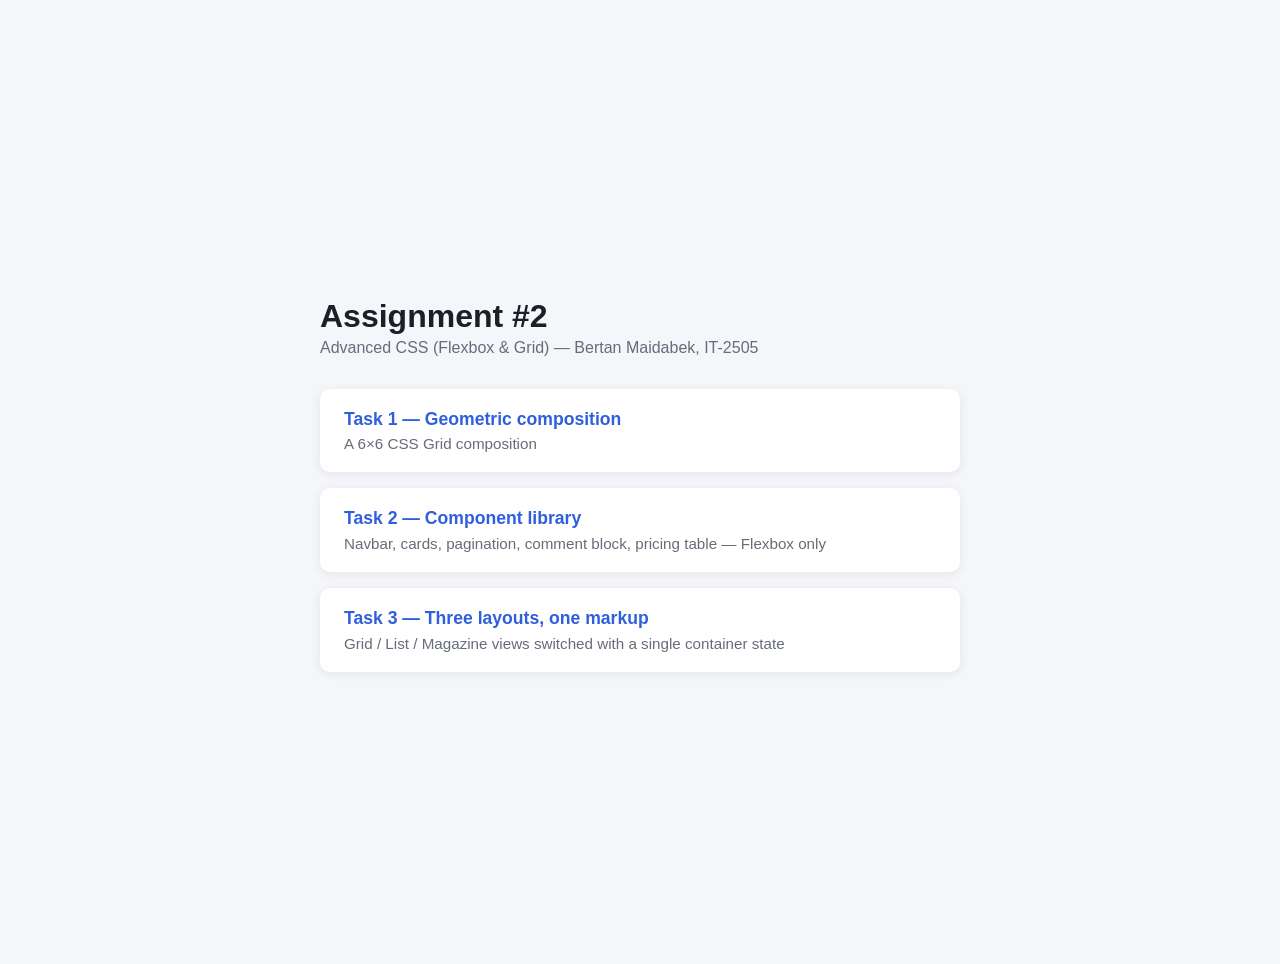
<file: index.html>
<!DOCTYPE html>
<html lang="en">
<head>
<meta charset="UTF-8">
<meta name="viewport" content="width=device-width, initial-scale=1">
<title>Assignment #2 — Advanced CSS (Flexbox & Grid)</title>
<style>
  body {
    margin: 0;
    font-family: "Segoe UI", Arial, sans-serif;
    background: #f5f6f9;
    color: #1c1f26;
    display: flex;
    align-items: center;
    justify-content: center;
    min-height: 100vh;
    padding: 2rem;
  }
  .wrap { max-width: 640px; width: 100%; }
  h1 { margin-bottom: 0.25rem; }
  p.sub { color: #666c78; margin-top: 0; margin-bottom: 2rem; }
  .card {
    display: block;
    background: #fff;
    border-radius: 10px;
    box-shadow: 0 2px 10px rgba(20,25,40,0.08);
    padding: 1.25rem 1.5rem;
    margin-bottom: 1rem;
    text-decoration: none;
    color: inherit;
  }
  .card:hover { box-shadow: 0 4px 16px rgba(20,25,40,0.14); }
  .card h2 { margin: 0 0 0.35rem; font-size: 1.1rem; color: #2f5fdd; }
  .card p { margin: 0; color: #666c78; font-size: 0.95rem; }
</style>
</head>
<body>
  <div class="wrap">
    <h1>Assignment #2</h1>
    <p class="sub">Advanced CSS (Flexbox &amp; Grid) — Bertan Maidabek, IT-2505</p>

    <a class="card" href="task1-grid-composition/">
      <h2>Task 1 — Geometric composition</h2>
      <p>A 6×6 CSS Grid composition</p>
    </a>

    <a class="card" href="task2-component-library/">
      <h2>Task 2 — Component library</h2>
      <p>Navbar, cards, pagination, comment block, pricing table — Flexbox only</p>
    </a>

    <a class="card" href="task3-multi-layout/">
      <h2>Task 3 — Three layouts, one markup</h2>
      <p>Grid / List / Magazine views switched with a single container state</p>
    </a>
  </div>
</body>
</html>
</file>
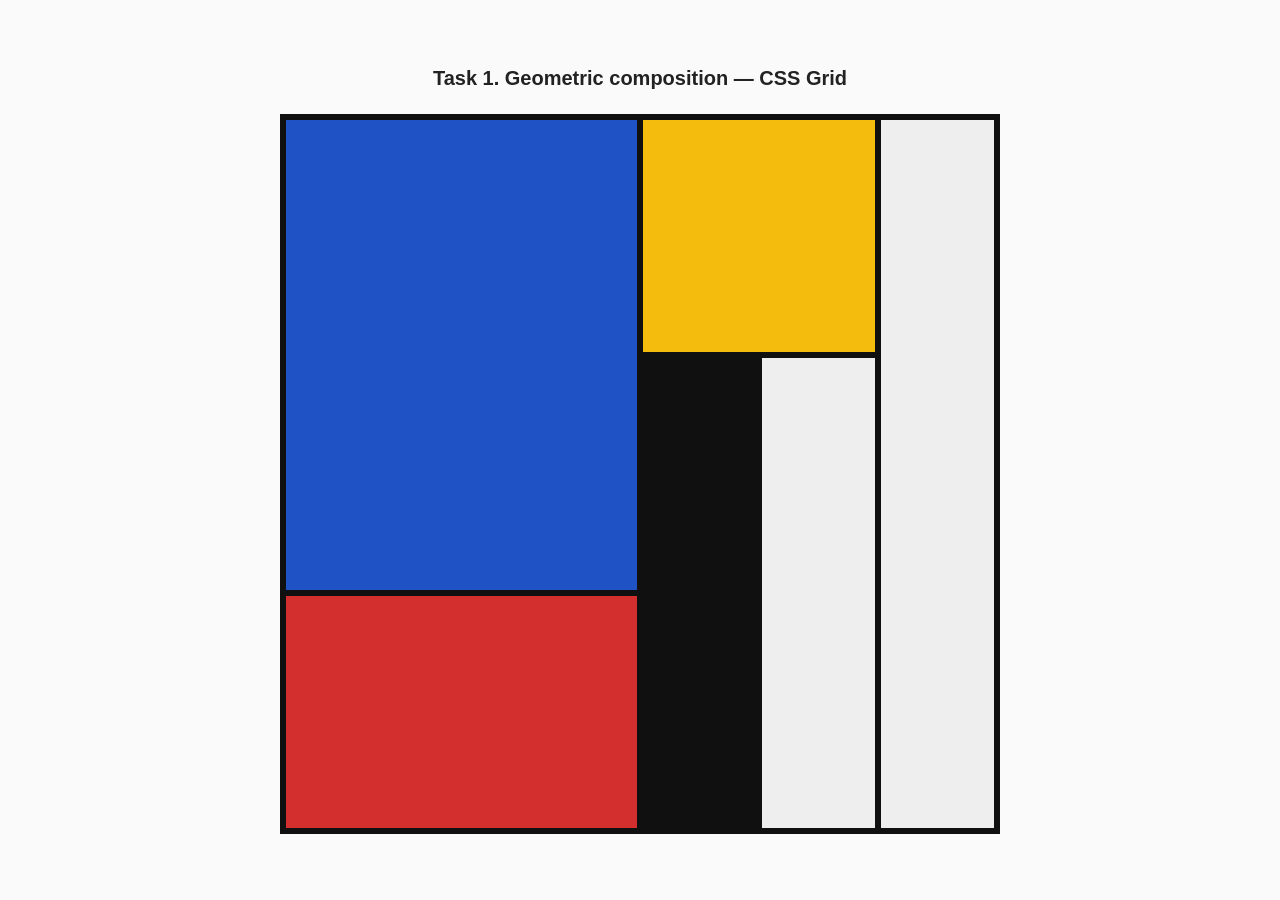
<file: task1-grid-composition/index.html>
<!DOCTYPE html>
<html lang="en">
<head>
<meta charset="UTF-8">
<meta name="viewport" content="width=device-width, initial-scale=1">
<title>Task 1 — Geometric composition (CSS Grid)</title>
<link rel="stylesheet" href="style.css">
</head>
<body>
  <h1 class="page-title">Task 1. Geometric composition — CSS Grid</h1>

  <div class="composition">
    <div class="block blue"></div>
    <div class="block yellow"></div>
    <div class="block gray-right"></div>
    <div class="block black"></div>
    <div class="block gray-bottom"></div>
    <div class="block red"></div>
  </div>
</body>
</html>
</file>
<file: task1-grid-composition/style.css>
:root {
  --c-blue: #1f52c4;
  --c-yellow: #f4bd0e;
  --c-red: #d32f2f;
  --c-black: #101010;
  --c-gray: #eeeeee;
  --line: #101010;
}

* {
  box-sizing: border-box;
}

html, body {
  height: 100%;
  margin: 0;
}

body {
  display: flex;
  align-items: center;
  justify-content: center;
  flex-direction: column;
  gap: 1.5rem;
  min-height: 100vh;
  padding: 2rem;
  font-family: "Segoe UI", Arial, sans-serif;
  background: #fafafa;
}

.page-title {
  margin: 0;
  font-size: 1.25rem;
  color: #222;
}

/* The composition itself: one CSS Grid, 6 columns x 6 rows.
   The black lines you see are NOT borders or margins on the blocks —
   they are the background color of the grid container showing through
   the gap between the grid cells. */
.composition {
  display: grid;
  grid-template-columns: repeat(6, 1fr);
  grid-template-rows: repeat(6, 1fr);
  gap: 6px;                 /* <-- this gap is where the black lines come from */
  background-color: var(--line);
  border: 6px solid var(--line);

  /* Stays square and scales with the window, but never grows
     taller than the viewport (uses vmin so it is bound by
     whichever dimension — width or height — is smaller). */
  width: min(90vw, 90vh, 720px);
  aspect-ratio: 1 / 1;
}

.block {
  min-width: 0;
  min-height: 0;
}

.blue        { grid-column: 1 / 4; grid-row: 1 / 5; background: var(--c-blue); }
.yellow      { grid-column: 4 / 6; grid-row: 1 / 3; background: var(--c-yellow); }
.gray-right  { grid-column: 6 / 7; grid-row: 1 / 7; background: var(--c-gray); }
.black       { grid-column: 4 / 5; grid-row: 3 / 7; background: var(--c-black); }
.gray-bottom { grid-column: 5 / 6; grid-row: 3 / 7; background: var(--c-gray); }
.red         { grid-column: 1 / 4; grid-row: 5 / 7; background: var(--c-red); }
</file>
